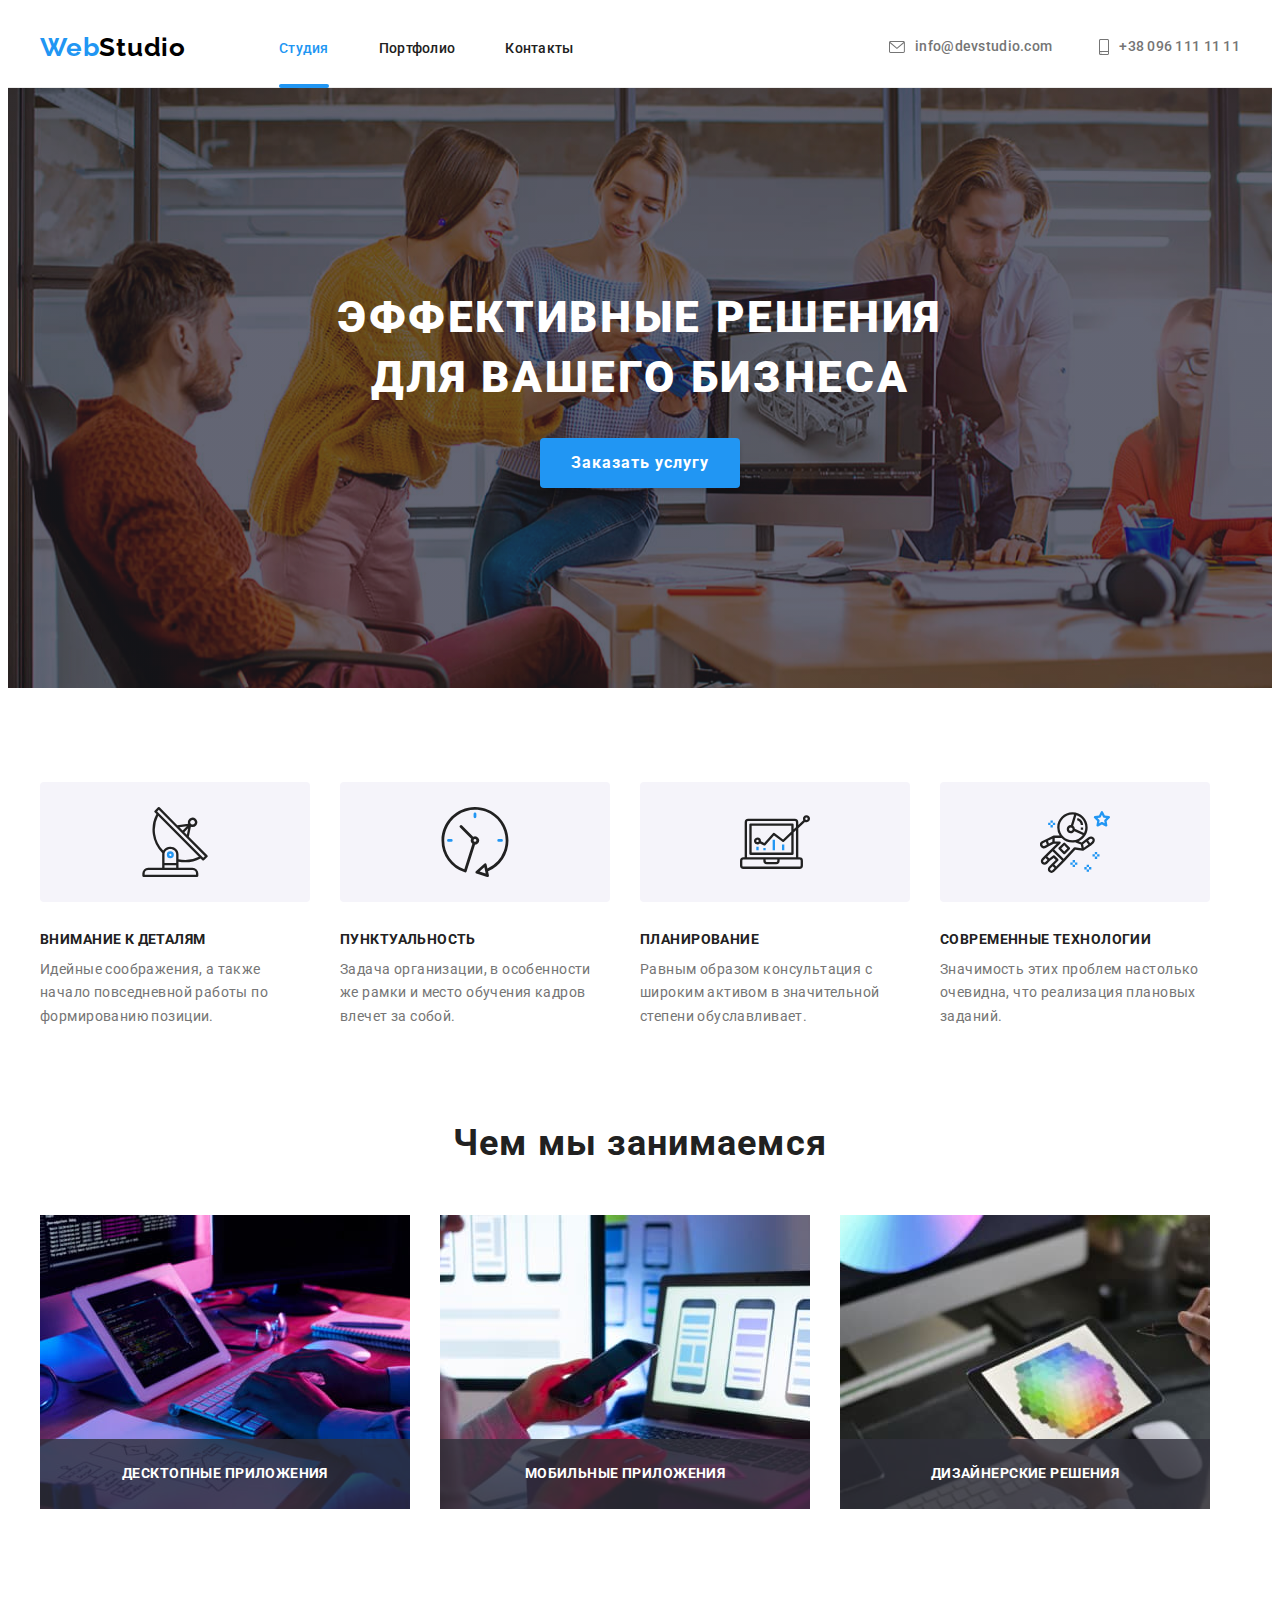
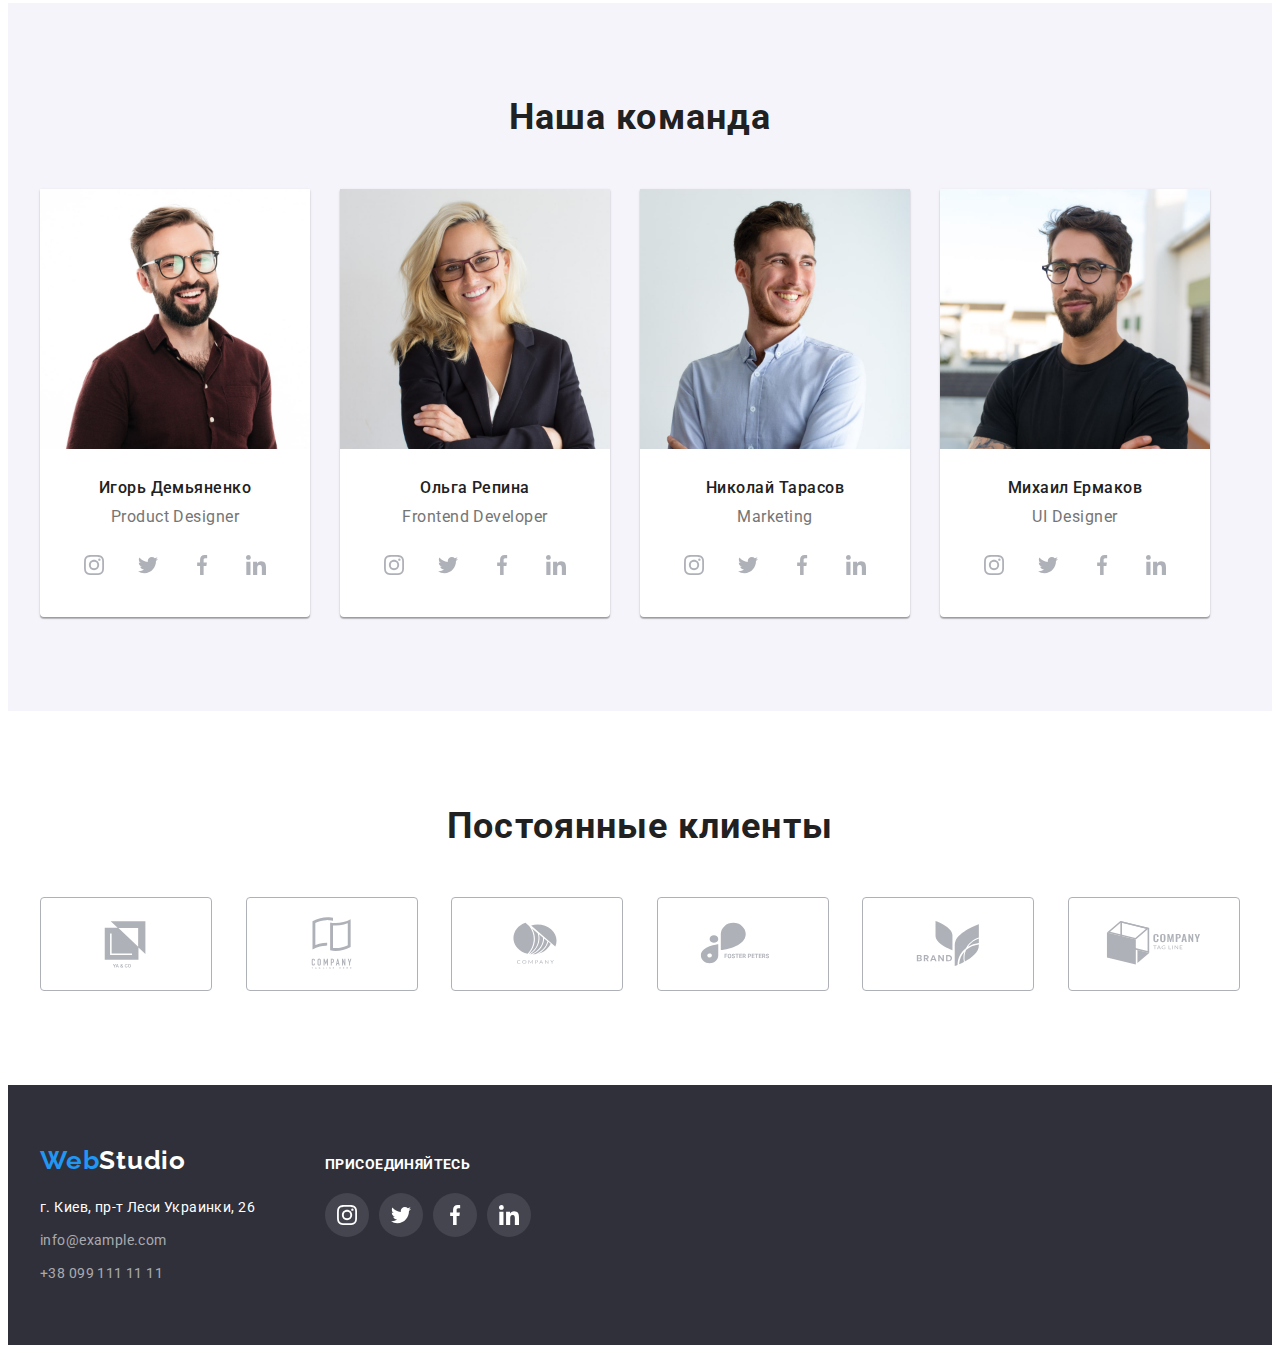
<file: index.html>
<!DOCTYPE html>
<html lang="ru">
<head>
    <meta charset="UTF-8">
    <meta http-equiv="X-UA-Compatible" content="IE=edge">
    <meta name="viewport" content="width=device-width, initial-scale=1.0">
    <title>WebStudio</title>
    <link rel="preconnect" href="https://fonts.googleapis.com">
    <link rel="preconnect" href="https://fonts.gstatic.com" crossorigin>
    <link href="https://fonts.googleapis.com/css2?family=Raleway:wght@700&family=Roboto:wght@400;500;700;900&display=swap"
        rel="stylesheet">
    <link rel="stylesheet" href="https://cdnjs.cloudflare.com/ajax/libs/modern-normalize/1.1.0/modern-normalize.min.css" integrity="sha512-wpPYUAdjBVSE4KJnH1VR1HeZfpl1ub8YT/NKx4PuQ5NmX2tKuGu6U/JRp5y+Y8XG2tV+wKQpNHVUX03MfMFn9Q==" crossorigin="anonymous" referrerpolicy="no-referrer" />
    <link rel="stylesheet" href="./css/styles.css">
</head>
<body>
    <header class="header">
        <div class="container">
            <nav class="nav-container">
                    <a href="./index.html" class="header-logo link"><span class="header-blue-logo">Web</span>Studio</a>
                    <ul class="header-list list">
                        <li class="header-item"><a href="./index.html" class="header-link link current">Студия</a></li>
                        <li class="header-item"><a href="./portfolio.html" class="header-link link">Портфолио</a></li>
                        <li class="header-item"><a href="" class="header-link link">Контакты</a></li>
                    </ul>
            </nav>
            <ul class="contacts list">
                <li class="contacts-item"><a href="mailto:info@devstudio.com" class="contact-link link">
                    <svg class="contact-icon" width="16" height="12">
                    <use href="./img/symbol-defs.svg#icon-envelope"></use>
                </svg> info@devstudio.com</a>
                </li>
                <li class="contacts-item"><a href="tel:+380961111111" class="contact-link link">
                    <svg class="contact-icon" width="10" height="16">
                    <use href="./img/symbol-defs.svg#icon-smartphone"></use>
                </svg> +38 096 111 11 11</a></li>
            </ul>
        </div>  
    </header>
<main>
        <section class="title">
            <div class="container">
                <h1 class="title-text">Эффективные решения для вашего бизнеса</h1>
                <button type="button" class="button" data-modal-open>Заказать услугу</button>
            </div>
        </section>
        <section class="benefits section">
            <div class="container">
                <ul class="benefits-list list">
                    <li class="benefits-item">
                        <div class="svg-container">
                            <svg class="benefits-icon" width="70" height="70">
                                <use href="./img/symbol-defs.svg#icon-antenna"></use>
                            </svg>
                        </div>
                        <h3 class="benefits-title">Внимание к деталям</h3>
                        <p class="benefits-text">Идейные соображения, а также начало повседневной работы по формированию позиции.</p>
                    </li>
                    <li class="benefits-item">
                        <div class="svg-container">
                            <svg class="benefits-icon" width="70" height="70">
                                <use href="./img/symbol-defs.svg#icon-clock"></use>
                            </svg>
                        </div>
                        <h3 class="benefits-title">Пунктуальность</h3>
                        <p class="benefits-text">Задача организации, в особенности же рамки и место обучения кадров влечет за собой.</p>
                    </li>
                    <li class="benefits-item">
                        <div class="svg-container">
                            <svg class="benefits-icon" width="70" height="70">
                                <use href="./img/symbol-defs.svg#icon-diagram"></use>
                            </svg>
                        </div>
                        <h3 class="benefits-title">Планирование</h3>
                        <p class="benefits-text">Равным образом консультация с широким активом в значительной степени обуславливает.</p>
                    </li>
                    <li class="benefits-item">
                        <div class="svg-container">
                            <svg class="benefits-icon" width="70" height="70">
                                <use href="./img/symbol-defs.svg#icon-astronaut"></use>
                            </svg>
                        </div>
                        <h3 class="benefits-title">Современные технологии</h3>
                        <p class="benefits-text">Значимость этих проблем настолько очевидна, что реализация плановых заданий.</p>
                    </li>
                </ul>
            </div>
        </section>
        <section class="about section">
            <div class="container">
                <h2 class="about-title">Чем мы занимаемся</h2>
                <ul class="about-list list">
                    <li class="about-item"><img src="./img/photo1.jpg" alt="Программирование" width="370" height="294">
                    <p class="about-descr">Десктопные приложения</p></li>
                    <li class="about-item"><img src="./img/photo2.jpg" alt="Адаптиная верстка" width="370" height="294">
                    <p class="about-descr">Мобильные приложения</p></li>
                    <li class="about-item"><img src="./img/photo3.jpg" alt="Дизайн" width="370" height="294">
                    <p class="about-descr">Дизайнерские решения</p></li>
                </ul>
            </div>
        </section>
        <section class="team section">
            <div class="container">
                <h2 class="team-header">Наша команда</h2>
                <ul class="team-list list">
                    <li class="team-item">
                        <img src="./img/employee1.jpg" alt="Сотрудник" width="270"
                        height="260"  class="team_img">
                        <div class="team-container">
                            <h3 class="team-title">Игорь Демьяненко</h3>
                            <p lang="en" class="team-text">Product Designer</p>
                            <ul class="team-soc-list list">
                                <li class="team-soc-item"><a href="" class="team-soc-link link">
                                    <svg class="team-soc-icon" width="20" height="20">
                                    <use href="./img/symbol-defs.svg#icon-instagram"></use>
                                </svg></a></li>
                                <li class="team-soc-item"><a href="" class="team-soc-link link">
                                    <svg class="team-soc-icon" width="20" height="20">
                                        <use href="./img/symbol-defs.svg#icon-twitter"></use>
                                    </svg>
                                </a></li>
                                <li class="team-soc-item"><a href="" class="team-soc-link link">
                                    <svg class="team-soc-icon" width="20" height="20">
                                        <use href="./img/symbol-defs.svg#icon-facebook"></use>
                                    </svg>
                                </a></li>
                                <li class="team-soc-item"><a href="" class="team-soc-link link">
                                    <svg class="team-soc-icon" width="20" height="20">
                                        <use href="./img/symbol-defs.svg#icon-linkedin"></use>
                                    </svg>
                                </a></li>
                            </ul>
                        </div>
                    </li>
                    <li class="team-item">
                        <img src="./img/employee2.jpg" alt="Сотрудник" width="270"
                        height="260" class="team_img">
                        <div class="team-container">
                            <h3 class="team-title">Ольга Репина</h3>
                            <p lang="en" class="team-text">Frontend Developer</p>
                            <ul class="team-soc-list list">
                            <li class="team-soc-item"><a href="" class="team-soc-link link">
                                    <svg class="team-soc-icon" width="20" height="20">
                                        <use href="./img/symbol-defs.svg#icon-instagram"></use>
                                    </svg></a></li>
                            <li class="team-soc-item"><a href="" class="team-soc-link link">
                                    <svg class="team-soc-icon" width="20" height="20">
                                        <use href="./img/symbol-defs.svg#icon-twitter"></use>
                                    </svg>
                                </a></li>
                            <li class="team-soc-item"><a href="" class="team-soc-link link">
                                    <svg class="team-soc-icon" width="20" height="20">
                                        <use href="./img/symbol-defs.svg#icon-facebook"></use>
                                    </svg>
                                </a></li>
                            <li class="team-soc-item"><a href="" class="team-soc-link link">
                                    <svg class="team-soc-icon" width="20" height="20">
                                        <use href="./img/symbol-defs.svg#icon-linkedin"></use>
                                    </svg>
                                </a></li>
                            </ul>
                        </div>
                    </li>
                    <li class="team-item">
                        <img src="./img/employee3.jpg" alt="Сотрудник" width="270"
                        height="260" class="team_img">
                        <div class="team-container">
                            <h3 class="team-title">Николай Тарасов</h3>
                            <p lang="en" class="team-text">Marketing</p>
                            <ul class="team-soc-list list">
                                <li class="team-soc-item"><a href="" class="team-soc-link link">
                                        <svg class="team-soc-icon" width="20" height="20">
                                            <use href="./img/symbol-defs.svg#icon-instagram"></use>
                                        </svg></a></li>
                                <li class="team-soc-item"><a href="" class="team-soc-link link">
                                        <svg class="team-soc-icon" width="20" height="20">
                                            <use href="./img/symbol-defs.svg#icon-twitter"></use>
                                        </svg>
                                    </a></li>
                                <li class="team-soc-item"><a href="" class="team-soc-link link">
                                        <svg class="team-soc-icon" width="20" height="20">
                                            <use href="./img/symbol-defs.svg#icon-facebook"></use>
                                        </svg>
                                    </a></li>
                                <li class="team-soc-item"><a href="" class="team-soc-link link">
                                        <svg class="team-soc-icon" width="20" height="20">
                                            <use href="./img/symbol-defs.svg#icon-linkedin"></use>
                                        </svg>
                                    </a></li>
                            </ul>
                        </div>
                    </li>
                    <li class="team-item">
                        <img src="./img/employee4.jpg" alt="Сотрудник" width="270"
                        height="260" class="team_img">
                        <div class="team-container">
                            <h3 class="team-title">Михаил Ермаков</h3>
                            <p lang="en" class="team-text">UI Designer</p>
                            <ul class="team-soc-list list">
                                <li class="team-soc-item"><a href="" class="team-soc-link link">
                                        <svg class="team-soc-icon" width="20" height="20">
                                            <use href="./img/symbol-defs.svg#icon-instagram"></use>
                                        </svg></a></li>
                                <li class="team-soc-item"><a href="" class="team-soc-link link">
                                        <svg class="team-soc-icon" width="20" height="20">
                                            <use href="./img/symbol-defs.svg#icon-twitter"></use>
                                        </svg>
                                    </a></li>
                                <li class="team-soc-item"><a href="" class="team-soc-link link">
                                        <svg class="team-soc-icon" width="20" height="20">
                                            <use href="./img/symbol-defs.svg#icon-facebook"></use>
                                        </svg>
                                    </a></li>
                                <li class="team-soc-item"><a href="" class="team-soc-link link">
                                        <svg class="team-soc-icon" width="20" height="20">
                                            <use href="./img/symbol-defs.svg#icon-linkedin"></use>
                                        </svg>
                                    </a></li>
                            </ul>
                        </div>
                    </li>
                </ul>
            </div>
        </section>
        <section class="section">
            <div class="container">
                <h2 class="clients-title">Постоянные клиенты</h2>
                <ul class="clients-list list">
                    <li class="clients-item">
                        <a href="" class="clients-link link">
                            <svg width="106" height="60">
                                <use href="./img/symbol-defs.svg#icon-Logo"></use>
                            </svg>
                        </a>
                    </li>
                    <li class="clients-item">
                        <a href="" class="clients-link link">
                            <svg width="106" height="60">
                                <use href="./img/symbol-defs.svg#icon-Logo2"></use>
                            </svg>
                        </a>
                    </li>
                    <li class="clients-item">
                        <a href="" class="clients-link link">
                            <svg width="106" height="60">
                                <use href="./img/symbol-defs.svg#icon-Logo3"></use>
                            </svg>
                        </a>
                    </li>
                    <li class="clients-item">
                        <a href="" class="clients-link link">
                            <svg width="106" height="60">
                                <use href="./img/symbol-defs.svg#icon-Logo4"></use>
                            </svg>
                        </a>
                    </li>
                    <li class="clients-item">
                        <a href="" class="clients-link link">
                            <svg width="106" height="60">
                                <use href="./img/symbol-defs.svg#icon-Logo5"></use>
                            </svg>
                        </a>
                    </li>
                    <li class="clients-item">
                        <a href="" class="clients-link link">
                            <svg width="106" height="60">
                                <use href="./img/symbol-defs.svg#icon-Logo6"></use>
                            </svg>
                        </a>
                    </li>
                </ul>
                </div>
        </section>
    </main>
    <footer class="footer">
        <div class="container">
            <div class="adress-container">
                <a href="./index.html" class="footer-logo link"><span class="footer-blue-logo">Web</span>Studio</a>
                <address class="address">
                    <ul class="address-list list">
                        <li class="address-studio"><a href="https://goo.gl/maps/qcduLgNu4vZSZneLA" target="_blank"
                                rel="noopener noreferrer nofollow" class="address-link link">г. Киев, пр-т Леси Украинки, 26</a></li>
                        <li class="address-item"><a href="mailto:info@example.com" class="address-item-link link">info@example.com</a>
                        </li>
                        <li class="address-item"><a href="tel:+380991111111" class="address-item-link link">+38 099 111 11 11</a></li>
                    </ul>
                </address>
            </div>
            <div class="soc-links-container">
                <h4 class="footer-join">присоединяйтесь</h4>
                <ul class="team-soc-list list">
                    <li class="team-soc-item"><a href="" class="team-soc-link footer-soc-link link">
                            <svg class="team-soc-icon" width="20" height="20">
                                <use href="./img/symbol-defs.svg#icon-instagram"></use>
                            </svg></a></li>
                    <li class="team-soc-item"><a href="" class="team-soc-link footer-soc-link link">
                            <svg class="team-soc-icon" width="20" height="20">
                                <use href="./img/symbol-defs.svg#icon-twitter"></use>
                            </svg>
                        </a></li>
                    <li class="team-soc-item"><a href="" class="team-soc-link footer-soc-link link">
                            <svg class="team-soc-icon" width="20" height="20">
                                <use href="./img/symbol-defs.svg#icon-facebook"></use>
                            </svg>
                        </a></li>
                    <li class="team-soc-item"><a href="" class="team-soc-link footer-soc-link link">
                            <svg class="team-soc-icon" width="20" height="20">
                                <use href="./img/symbol-defs.svg#icon-linkedin"></use>
                            </svg>
                        </a></li>
                </ul>
            </div>
        </div>
    </footer>
    <div class="backdrop is-hidden" data-modal>
        <div class="modal">
            <button class="modal-button" type="button" data-modal-close>
                <svg class="modal-icon" width="18" height="18">
                    <use href="./img/symbol-defs.svg#icon-close"></use>
                </svg>
            </button>
        </div>
    </div>
    <script src="./js/modal.js"></script>
</body>
</html>
</file>
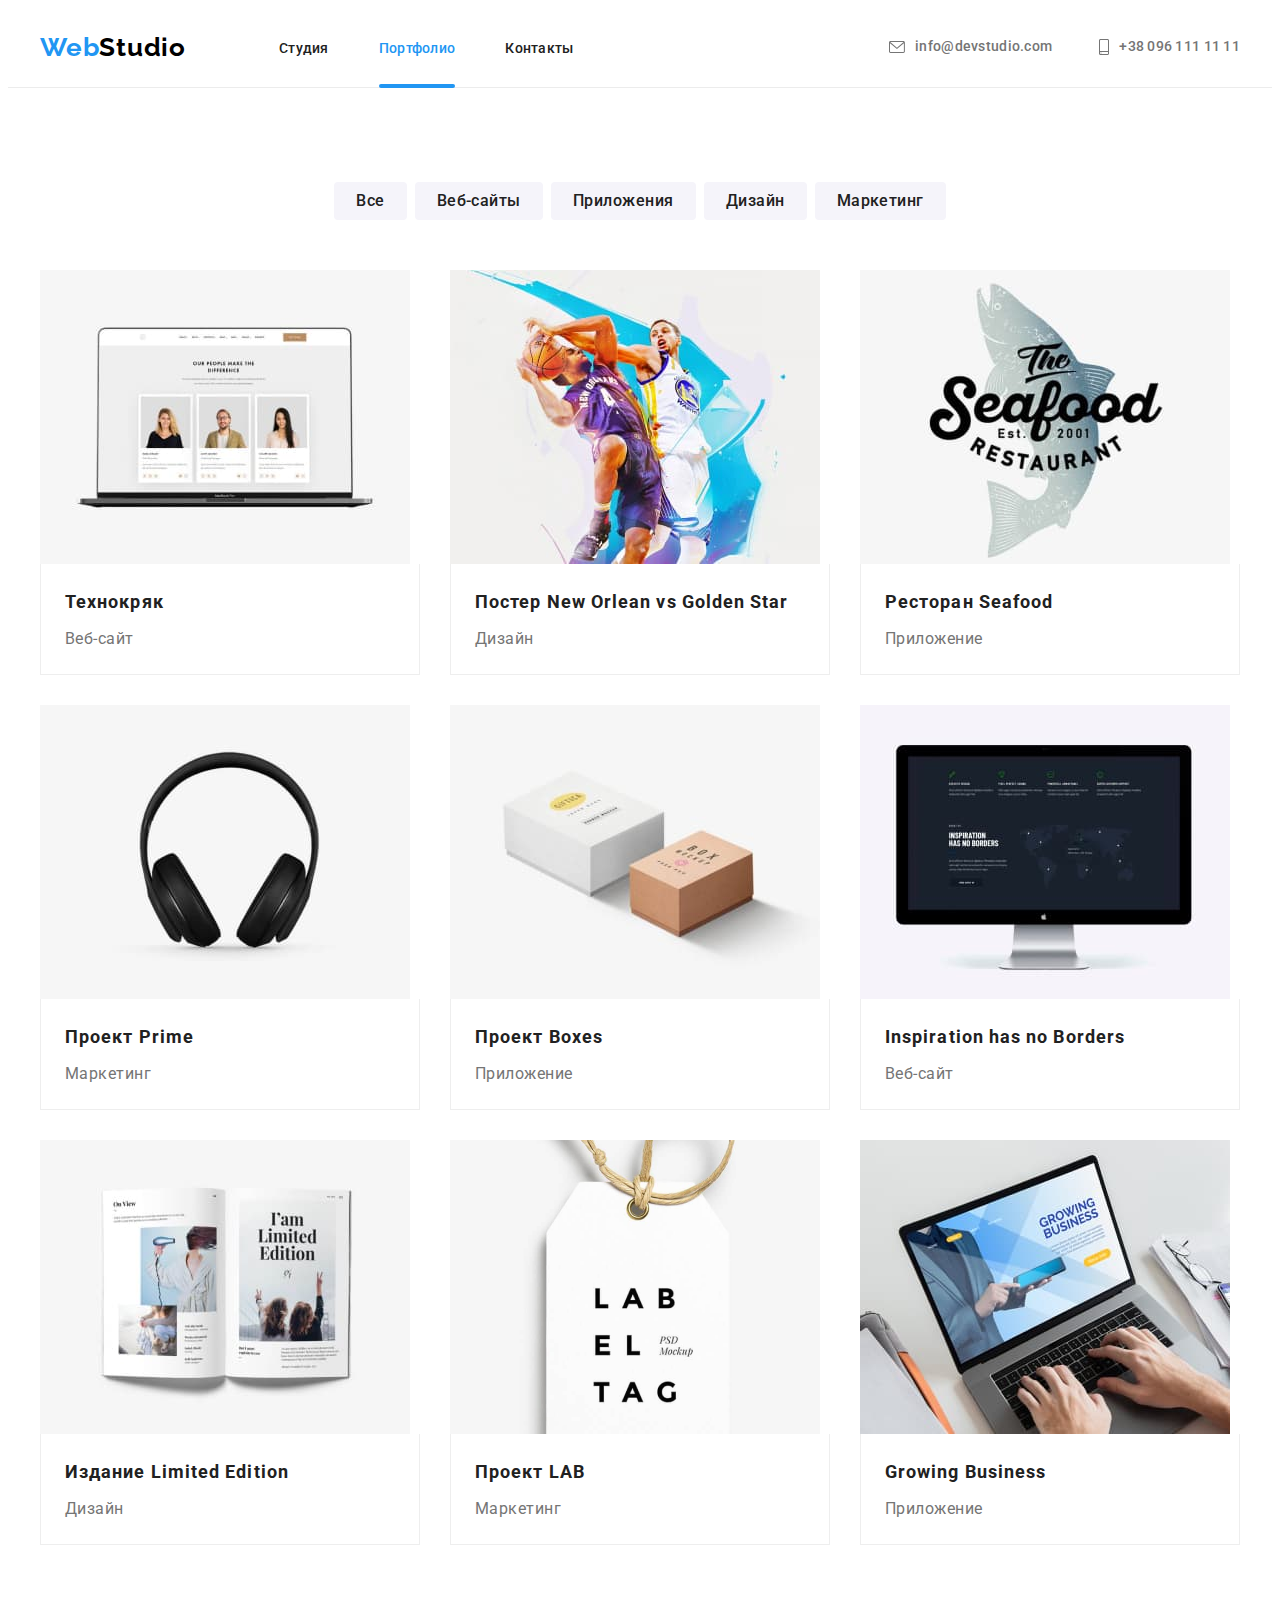
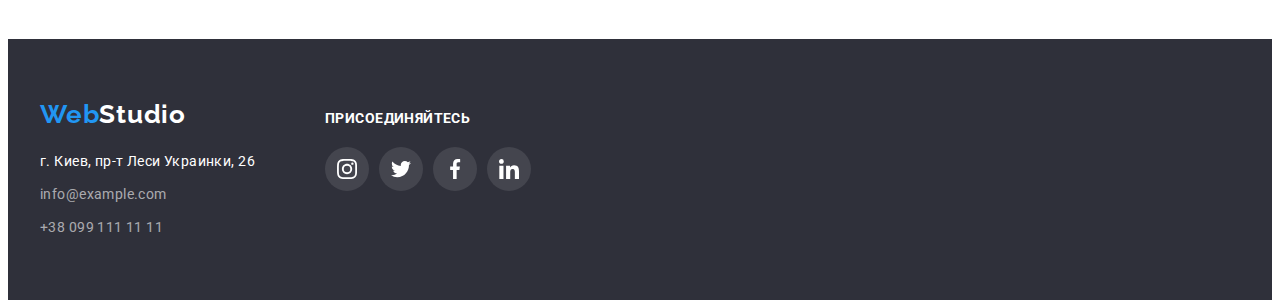
<file: portfolio.html>
<!DOCTYPE html>
<html lang="ru">

<head>
    <meta charset="UTF-8">
    <meta http-equiv="X-UA-Compatible" content="IE=edge">
    <meta name="viewport" content="width=device-width, initial-scale=1.0">
    <title>Portfolio</title>
    <link rel="preconnect" href="https://fonts.googleapis.com">
    <link rel="preconnect" href="https://fonts.gstatic.com" crossorigin>
    <link
        href="https://fonts.googleapis.com/css2?family=Raleway:wght@700&family=Roboto:wght@400;500;700;900&display=swap"
        rel="stylesheet">
    <link rel="stylesheet" href="https://cdnjs.cloudflare.com/ajax/libs/modern-normalize/1.1.0/modern-normalize.min.css" integrity="sha512-wpPYUAdjBVSE4KJnH1VR1HeZfpl1ub8YT/NKx4PuQ5NmX2tKuGu6U/JRp5y+Y8XG2tV+wKQpNHVUX03MfMFn9Q==" crossorigin="anonymous" referrerpolicy="no-referrer" />
    <link rel="stylesheet" href="./css/styles.css">
</head>

<body>
    <header class="header">
        <div class="container">
            <nav class="nav-container">
                <a href="./index.html" class="header-logo link"><span class="header-blue-logo">Web</span>Studio</a>
                <ul class="header-list list">
                    <li class="header-item"><a href="./index.html" class="header-link link ">Студия</a></li>
                    <li class="header-item"><a href="./portfolio.html" class="header-link link current">Портфолио</a></li>
                    <li class="header-item"><a href="" class="header-link link">Контакты</a></li>
                </ul>
            </nav>
            <ul class="contacts list">
                <li class="contacts-item"><a href="mailto:info@devstudio.com" class="contact-link link">
                        <svg class="contact-icon" width="16" height="12">
                            <use href="./img/symbol-defs.svg#icon-envelope"></use>
                        </svg> info@devstudio.com</a>
                </li>
                <li class="contacts-item"><a href="tel:+380961111111" class="contact-link link">
                        <svg class="contact-icon" width="10" height="16">
                            <use href="./img/symbol-defs.svg#icon-smartphone"></use>
                        </svg> +38 096 111 11 11</a></li>
            </ul>
        </div>
    </header>
<main>
        <section class="portfolio section">
            <div class="container">
                <h1 class="visually-hidden">Портфолио</h1>
                <ul class="portfolio-buttons-list list">
                    <li><button type="button" class="portfolio-button">Все</button></li>
                    <li><button type="button" class="portfolio-button">Веб-сайты</button></li>
                    <li><button type="button" class="portfolio-button">Приложения</button></li>
                    <li><button type="button" class="portfolio-button">Дизайн</button></li>
                    <li><button type="button" class="portfolio-button">Маркетинг</button></li>
                </ul>
                <ul class="portfolio-list list">
                    <li class="portfolio-list-item">
                        <a href="" class="portfolio-link link">
                            <div class="portfolio-item-wrap">
                            <img src="./img/portfolio-img1.jpg" alt="Сайт на ноутбуке" width="370"  class="portfolio-list-img"/>
                            <p class="porfolio-hover-text">Ресурс предлагает комплексные предложения с разным уровнем функционала и сервисов. Все это позволит посетителю получить исчерпывающие сведения о компании или честном лице.</p>
                            </div>  
                            <div class="portfolio-container">
                                <h2 class="portfolio-list-header">Технокряк</h2>
                                <p class="portfolio-list-text">Веб-сайт</p>
                            </div>
                        </a>
                    </li>
                    <li class="portfolio-list-item">
                        <a href="" class="portfolio-link link">
                            <div class="portfolio-item-wrap">
                                <img src="./img/portfolio-img2.jpg" alt="Два баскетболиста" width="370" class="portfolio-list-img">
                                <p class="porfolio-hover-text">Ресурс предлагает комплексные предложения с разным уровнем функционала и сервисов. Все это позволит посетителю получить исчерпывающие сведения о компании или честном лице.</p>
                                </div> 
                            <div class="portfolio-container">
                                <h2 class="portfolio-list-header">Постер New Orlean vs Golden Star</h2>
                                <p class="portfolio-list-text">Дизайн</p>
                            </div>
                        </a>
                    </li>
                    <li class="portfolio-list-item">
                        <a href="" class="portfolio-link link">
                            <div class="portfolio-item-wrap">
                                <img src="./img/portfolio-img3.jpg" alt=" Эмблема ресторана" width="370" class="portfolio-list-img">
                                <p class="porfolio-hover-text">Ресурс предлагает комплексные предложения с разным уровнем функционала и сервисов. Все это позволит посетителю получить исчерпывающие сведения о компании или честном лице.</p>
                                </div> 
                            <div class="portfolio-container">
                                <h2 class="portfolio-list-header">Ресторан Seafood</h2>
                                <p class="portfolio-list-text">Приложение</p>
                            </div>
                        </a>
                    </li>
                    <li class="portfolio-list-item">
                        <a href="" class="portfolio-link link">
                            <div class="portfolio-item-wrap">
                                <img src="./img/portfolio-img4.jpg" alt="Наушники" width="370" class="portfolio-list-img">
                                <p class="porfolio-hover-text">Ресурс предлагает комплексные предложения с разным уровнем функционала и сервисов. Все это позволит посетителю получить исчерпывающие сведения о компании или честном лице.</p>
                                </div> 
                            <div class="portfolio-container">
                                <h2 class="portfolio-list-header">Проект Prime</h2>
                                <p class="portfolio-list-text">Маркетинг</p>
                            </div>
                        </a>
                    </li>
                    <li class="portfolio-list-item">
                        <a href="" class="portfolio-link link">
                            <div class="portfolio-item-wrap">
                                <img src="./img/portfolio-img5.jpg" alt="Коробки" width="370" class="portfolio-list-img">
                                <p class="porfolio-hover-text">Ресурс предлагает комплексные предложения с разным уровнем функционала и сервисов. Все это позволит посетителю получить исчерпывающие сведения о компании или честном лице.</p>
                                </div> 
                            <div class="portfolio-container">
                                <h2 class="portfolio-list-header">Проект Boxes</h2>
                                <p class="portfolio-list-text">Приложение</p>
                            </div>
                        </a>
                    </li>
                    <li class="portfolio-list-item">
                        <a href="" class="portfolio-link link">
                            <div class="portfolio-item-wrap">
                                <img src="./img/portfolio-img6.jpg" alt="Сайт на мониторе компьютера" width="370" class="portfolio-list-img">
                                <p class="porfolio-hover-text">Ресурс предлагает комплексные предложения с разным уровнем функционала и сервисов. Все это позволит посетителю получить исчерпывающие сведения о компании или честном лице.</p>
                                </div>
                            <div class="portfolio-container">
                                <h2 lang="en" class="portfolio-list-header">Inspiration has no Borders</h2>
                                <p class="portfolio-list-text">Веб-сайт</p>
                            </div>
                        </a>
                    </li>
                    <li class="portfolio-list-item">
                        <a href="" class="portfolio-link link">
                            <div class="portfolio-item-wrap">
                                <img src="./img/portfolio-img7.jpg" alt="Книга" width="370" class="portfolio-list-img">
                                <p class="porfolio-hover-text">Ресурс предлагает комплексные предложения с разным уровнем функционала и сервисов. Все это позволит посетителю получить исчерпывающие сведения о компании или честном лице.</p>
                                </div>
                            <div class="portfolio-container">
                                <h2 class="portfolio-list-header">Издание Limited Edition</h2>
                                <p class="portfolio-list-text">Дизайн</p>
                            </div>
                        </a>
                    </li>
                    <li class="portfolio-list-item">
                        <a href="" class="portfolio-link link">
                            <div class="portfolio-item-wrap">
                                <img src="./img/portfolio-img8.png" alt="Этикетка" width="370" class="portfolio-list-img">
                                <p class="porfolio-hover-text">Ресурс предлагает комплексные предложения с разным уровнем функционала и сервисов. Все это позволит посетителю получить исчерпывающие сведения о компании или честном лице.</p>
                                </div>
                            <div class="portfolio-container">
                                <h2 class="portfolio-list-header">Проект LAB</h2>
                                <p class="portfolio-list-text">Маркетинг</p>
                            </div>
                        </a>
                    </li>
                    <li class="portfolio-list-item">
                        <a href="" class="portfolio-link link">
                            <div class="portfolio-item-wrap">
                                <img src="./img/portfolio-img9.jpg" alt="Человек работает за ноутбуком" width="370" class="portfolio-list-img">
                                <p class="porfolio-hover-text">Ресурс предлагает комплексные предложения с разным уровнем функционала и сервисов. Все это позволит посетителю получить исчерпывающие сведения о компании или честном лице.</p>
                                </div>
                            <div class="portfolio-container">
                                <h2 lang="en" class="portfolio-list-header">Growing Business</h2>
                                <p class="portfolio-list-text">Приложение</p>
                            </div>
                        </a>
                    </li>
                </ul>
            </div>
        </section>
    </main>
    <footer class="footer">
        <div class="container">
            <div class="adress-container">
                <a href="./index.html" class="footer-logo link"><span class="footer-blue-logo">Web</span>Studio</a>
                <address class="address">
                    <ul class="address-list list">
                        <li class="address-studio"><a href="https://goo.gl/maps/qcduLgNu4vZSZneLA" target="_blank"
                                rel="noopener noreferrer nofollow" class="address-link link">г. Киев, пр-т Леси Украинки,
                                26</a></li>
                        <li class="address-item"><a href="mailto:info@example.com"
                                class="address-item-link link">info@example.com</a>
                        </li>
                        <li class="address-item"><a href="tel:+380991111111" class="address-item-link link">+38 099 111 11
                                11</a></li>
                    </ul>
                </address>
            </div>
            <div class="soc-links-container">
                <h4 class="footer-join">присоединяйтесь</h4>
                <ul class="team-soc-list list">
                    <li class="team-soc-item"><a href="" class="team-soc-link footer-soc-link link">
                            <svg class="team-soc-icon" width="20" height="20">
                                <use href="./img/symbol-defs.svg#icon-instagram"></use>
                            </svg></a></li>
                    <li class="team-soc-item"><a href="" class="team-soc-link footer-soc-link link">
                            <svg class="team-soc-icon" width="20" height="20">
                                <use href="./img/symbol-defs.svg#icon-twitter"></use>
                            </svg>
                        </a></li>
                    <li class="team-soc-item"><a href="" class="team-soc-link footer-soc-link link">
                            <svg class="team-soc-icon" width="20" height="20">
                                <use href="./img/symbol-defs.svg#icon-facebook"></use>
                            </svg>
                        </a></li>
                    <li class="team-soc-item"><a href="" class="team-soc-link footer-soc-link link">
                            <svg class="team-soc-icon" width="20" height="20">
                                <use href="./img/symbol-defs.svg#icon-linkedin"></use>
                            </svg>
                        </a></li>
                </ul>
            </div>
        </div>
    </footer>
    </body>
    
    </html>
</file>
<file: css/styles.css>
body {
    font-family: "Roboto", sans-serif;
}

:root {
    --title-color: #212121;
    --text-color: #757575;
    --blue-color: #2196F3;
    --white-color: #FFFFFF;
    --hover-button:#188CE8;
    --background-color:#2F303A;
    --second-background-color: #F5F4FA;
    --address-color:rgba(255, 255, 255, 0.6);
}

p,h1,h2,h3,h4,h5,h6 {
    margin: 0;
}

ul {
    margin: 0;
    padding-left: 0;
}

img {
    display: block;
    max-width: 100%; 
    height: auto;
}

.list {
    list-style: none;
}

.link {
    text-decoration: none;
}

.container {
    width: 1200px;
    margin-left: auto;
    margin-right: auto;
    padding-left: 15px;
    padding-right: 15px;
}

.section {
    padding-top: 94px;
    padding-bottom: 94px;
}

.header {
    padding-top: 24px;
    padding-bottom: 24px;
    border-bottom: 1px solid #ECECEC;
}

.header>.container {
    display: flex;
    align-items: center;
}

.nav-container {
    display: flex;
    align-items: center;
}

.header-logo {
    font-weight: 700;
    font-size: 26px;
    line-height: 1.19;
    letter-spacing: 0.03em;
    color: #000000;
    font-family: "Raleway";
    margin-right: 93px;
}

.header-blue-logo {
    font-weight: 700;
    font-size: 26px;
    line-height: 1.19;
    letter-spacing: 0.03em;
    color: var(--blue-color);
    font-family: "Raleway";
}

.header-list {
    display: flex;
    gap: 50px;
}

.header-link {
    font-weight: 500;
    font-size: 14px;
    line-height: 1.14;
    letter-spacing: 0.02em;
    color: var(--title-color);
    transition: color 250ms cubic-bezier(0.4, 0, 0.2, 1);
}

.current {
    color: var(--blue-color);
    position: relative;
}

.current::after {
    content: '';
    position: absolute;
    width: 100%;
    height: 4px;
    background: var(--blue-color);
    border-radius: 2px;
    left: 0;
    bottom: -32px;
}

.header-link:hover,
.header-link:focus {
    color: var(--blue-color);
}

.contacts {
    display: flex;
    margin-left: auto;
    gap: 47px;
}

.contact-link {
    font-style: inherit;
    font-weight: 500;
    font-size: 14px;
    line-height: 1.14;
    letter-spacing: 0.02em;
    color: var(--text-color);
    display: flex;
    align-items: center;
    justify-content: center;
    transition: color 250ms cubic-bezier(0.4, 0, 0.2, 1);
}

.contact-link:hover,
.contact-link:focus {
    color: var(--blue-color);
}

.contact-icon {
    margin-right: 10px;
    fill: currentColor;
}

.title-text {
    font-weight: 900;
    font-size: 44px;
    line-height: 1.36;
    text-align: center;
    letter-spacing: 0.06em;
    text-transform: uppercase;
    color: var(--white-color);
}

.title {
    background: var(--background-color);
    padding: 200px 0px;
    background-image: linear-gradient(rgba(47, 48, 58, 0.4), rgba(47, 48, 58, 0.4)), url(../img/hero-img.png);
    background-repeat: no-repeat;
    max-width: 1600px;
    margin: 0 auto;
}

.title-text {
    width: 696px;
    margin-right: auto;
    margin-left: auto;
    margin-bottom: 30px;
}

.button {
    font-family: inherit;
    font-weight: 700;
    font-size: 16px;
    line-height: 1.88;
    letter-spacing: 0.06em;
    color: var(--white-color);
    background-color: var(--blue-color);
    cursor: pointer;
    margin-left: auto;
    margin-right: auto;
    display: flex;
    width: 200px;
    height: 50px;
    border-radius: 4px;
    box-shadow: 0px 4px 4px rgba(0, 0, 0, 0.15);
    border: none;
    align-items: center;
    justify-content: center;
    transition: background-color 250ms cubic-bezier(0.4, 0, 0.2, 1);
}

.button:hover,
.button:focus {
    background-color: var(--hover-button);
}
.benefits-list {
    display: flex;
    gap: 30px;
}

.benefits-item {
    width: 270px;
}

.svg-container {
    width: 270px;
    height: 120px;
    display: flex;
    justify-content: center;
    align-items: center;
    background-color: var(--second-background-color);
    margin-bottom: 30px;
    border-radius: 4px;
}

.benefits-title {
    font-weight: 700;
    font-size: 14px;
    line-height: 1.14;
    letter-spacing: 0.03em;
    text-transform: uppercase;
    color: var(--title-color);
    margin-bottom: 10px;
}

.benefits-text {
    font-size: 14px;
    line-height: 1.71;
    letter-spacing: 0.03em;
    color: var(--text-color);
}

.about {
    padding-top: 0px;
}

.about-title {
    font-weight: 700;
    font-size: 36px;
    line-height: 1.16;
    text-align: center;
    letter-spacing: 0.03em;
    color: var(--title-color);
    margin-bottom: 50px;
}
.about-list {
    display: flex;
    gap: 30px;
}

.about-item {
    position: relative;
}

.about-descr {
    position: absolute;
    font-weight: 700;
    font-size: 14px;
    line-height: 1.14;
    letter-spacing: 0.03em;
    text-transform: uppercase;
    color: var(--white-color);
    background-color: rgba(47, 48, 58, 0.8);
    bottom: 0;
    width: 100%;
    height: 70px;
    display: flex;
    align-items: center;
    justify-content: center;
}
.team {
    background-color: var(--second-background-color);
}

.team-list {
    display: flex;
    gap: 30px;
}

.team-item {
    background-color: var(--white-color);
    box-shadow: 0px 1px 3px rgba(0, 0, 0, 0.12), 0px 1px 1px rgba(0, 0, 0, 0.14), 0px 2px 1px rgba(0, 0, 0, 0.2);
    border-radius: 0px 0px 4px 4px;
}
.team-header {
    font-weight: 700;
    font-size: 36px;
    line-height: 1.16;
    text-align: center;
    letter-spacing: 0.03em;
    color: var(--title-color);
    margin-bottom: 50px;
}

.team-container {
    padding: 30px 0;
}
.team-title {
    font-weight: 500;
    font-size: 16px;
    line-height: 1.18;
    text-align: center;
    letter-spacing: 0.03em;
    color: var(--title-color);
    margin-bottom: 10px;
}
.team-text {
    font-size: 16px;
    line-height: 1.18;
    text-align: center;
    letter-spacing: 0.03em;
    color: var(--text-color);
    margin-bottom: 16px;
}

.team-soc-list {
    display: flex;
    gap: 10px;
    justify-content: center;
}

.team-soc-link {
    width: 44px;
    height: 44px;
    border-radius: 50%;
    display: flex;
    align-items: center;
    justify-content: center;
    fill: #AFB1B8;
    transition: background-color 250ms cubic-bezier(0.4, 0, 0.2, 1);
}

.team-soc-link:hover {
    background-color: var(--blue-color);
}

.visually-hidden {
    position: absolute;
    white-space: nowrap;
    width: 1px;
    height: 1px;
    overflow: hidden;
    border: 0;
    padding: 0;
    clip: rect(0 0 0 0);
    clip-path: inset(50%);
    margin: -1px;
}

.clients-title {
    font-weight: 700;
    font-size: 36px;
    line-height: 1.17;
    text-align: center;
    letter-spacing: 0.03em;
    color: var(--title-color);
    margin-bottom: 50px;
}

.clients-list {
    display: flex;
    justify-content: space-between;
}

.clients-link {
    width: 170px;
    height: 92px;
    display: flex;
    justify-content: center;
    align-items: center;
    fill: rgba(175, 177, 184, 1);
    border: 1px solid rgba(175, 177, 184, 1);
    border-radius: 4px;
    transition: fill 250ms cubic-bezier(0.4, 0, 0.2, 1), border-color 250ms cubic-bezier(0.4, 0, 0.2, 1);
}

.clients-link:hover { 
    fill: var(--blue-color);
    border-color: var(--blue-color);
}

.footer {
    background: var(--background-color);
    padding: 60px 0px;
}

.footer>.container {
    display: flex;
    align-items: baseline;
}

.adress-container {
    margin-right: 70px;
}

.footer-logo {
    font-weight: 700;
    font-size: 26px;
    line-height: 1.19;
    letter-spacing: 0.03em;
    color: var(--white-color);
    font-family: "Raleway";
    display: block;
    margin-bottom: 20px;
}

.footer-blue-logo {
    font-weight: 700;
    font-size: 26px;
    line-height: 1.19;
    letter-spacing: 0.03em;
    color: var(--blue-color);
    font-family: "Raleway";
}

.address {
    font-style: inherit;
}

.address-studio {
    margin-bottom: 9px;
}

.address-item:not(:last-child) {
    margin-bottom: 9px;
}

.address-item-link {
    font-size: 14px;
    line-height: 1.71;
    letter-spacing: 0.03em;
    color: var(--address-color);
    font-style: inherit;
    transition: color 250ms cubic-bezier(0.4, 0, 0.2, 1);
} 
.address-link{
    font-size: 14px;
    line-height: 1.71;
    letter-spacing: 0.03em;
    color: var(--white-color);
    font-style: inherit;
    transition: color 250ms cubic-bezier(0.4, 0, 0.2, 1);
}

.address-item-link:hover,
.address-item-link:focus {
    color: var(--blue-color);
}

.address-link:hover,
.address-link:focus {
    color: var(--blue-color);
}

.footer-join {
    font-size: 14px;
    line-height: 1.14;
    letter-spacing: 0.03em;
    text-transform: uppercase;
    color: var(--white-color);
    margin-bottom: 20px;
}

.footer-soc-link {
    fill: var(--white-color);
    background-color: rgba(255, 255, 255, 0.1);
}

.backdrop {
    position: fixed;
    top: 0;
    width: 100vw;
    height: 100vh;
    background-color: rgba(0, 0, 0, 0.2);
    transition: opacity 250ms cubic-bezier(0.4, 0, 0.2, 1), visibility 250ms cubic-bezier(0.4, 0, 0.2, 1);
}

.backdrop.is-hidden .modal {
    transform: translate(-50%,-50%) scale(0);
}

.modal {
    width: 528px;
    min-height: 581px;
    background-color: var(--white-color);
    box-shadow: 0px 4px 4px rgba(0, 0, 0, 0.25);
    border-radius: 4px;
    position: absolute;
    top: 50%;
    left: 50%;
    transform: translate(-50%,-50%) scale(1);
    transition: transform 250ms cubic-bezier(0.4, 0, 0.2, 1)
}

.modal-button {
    display: flex;
    align-items: center;
    justify-content: center;
    width: 30px;
    height: 30px;
    border-radius: 50%;
    border: 1px solid rgba(0, 0, 0, 0.1);
    background-color: transparent;
    position: absolute;
    right: 8px;
    top: 9px;
    cursor: pointer;
}

.is-hidden {
    opacity: 0;
    visibility: hidden;
    pointer-events: none;
}
.portfolio-buttons-list {
    display: flex;
    justify-content: center;
    margin-bottom: 50px;
    gap: 8px;
}

.portfolio-button {
    font-family: inherit;
    font-weight: 500;
    font-size: 16px;
    line-height: 1.62;
    text-align: center;
    letter-spacing: 0.03em;
    color: var(--title-color);
    background-color: var(--second-background-color);
    cursor: pointer;
    border-radius: 4px;
    border: none;
    padding: 6px 22px;
    transition: color 250ms cubic-bezier(0.4, 0, 0.2, 1), background-color 250ms cubic-bezier(0.4, 0, 0.2, 1), box-shadow 250ms cubic-bezier(0.4, 0, 0.2, 1);
}

.portfolio-button:hover,
.portfolio-button:focus {
    color: var(--white-color);
    background-color: var(--blue-color);
    box-shadow: 0px 4px 4px 0px rgba(0, 0, 0, 0.25);
}

.portfolio-list {
    display: flex;
    flex-wrap: wrap;
    gap: 30px;
}

.portfolio-list-item {
    width: calc((100% - 60px) / 3);
}

.portfolio-link {
    display: block;
    transition: box-shadow 250ms cubic-bezier(0.4, 0, 0.2, 1);
}

.portfolio-link:hover {
    box-shadow: 0px 1px 1px rgba(0, 0, 0, 0.12), 0px 4px 4px rgba(0, 0, 0, 0.06),
            1px 4px 6px rgba(0, 0, 0, 0.16);
}

.portfolio-item-wrap {
    position: relative;
    overflow: hidden;
}

.portfolio-container {
    padding: 20px 24px;
    border-bottom: 1px solid #EEEEEE;
    border-right: 1px solid #EEEEEE;
    border-left: 1px solid #EEEEEE;
}

.portfolio-list-header {
    font-weight: 700;
    font-size: 18px;
    line-height: 2;
    letter-spacing: 0.06em;
    color: var(--title-color);
    margin-bottom: 4px;
}

.portfolio-list-text {
    font-size: 16px;
    line-height: 1.88;
    letter-spacing: 0.03em;
    color: var(--text-color);
}

.porfolio-hover-text {
    position: absolute;
    font-weight: 400;
    font-size: 18px;
    line-height: 1.55;
    letter-spacing: 0.03em;
    color: var(--white-color);
    background-color: rgba(33, 150, 243, 0.9);;
    top: 0;
    height: 100%;
    padding: 63px 24px;
    transform: translateY(101%);
    transition: transform 250ms cubic-bezier(0.4, 0, 0.2, 1);
}

.portfolio-link:hover .porfolio-hover-text {
    transform: translateY(0%);
}
</file>
